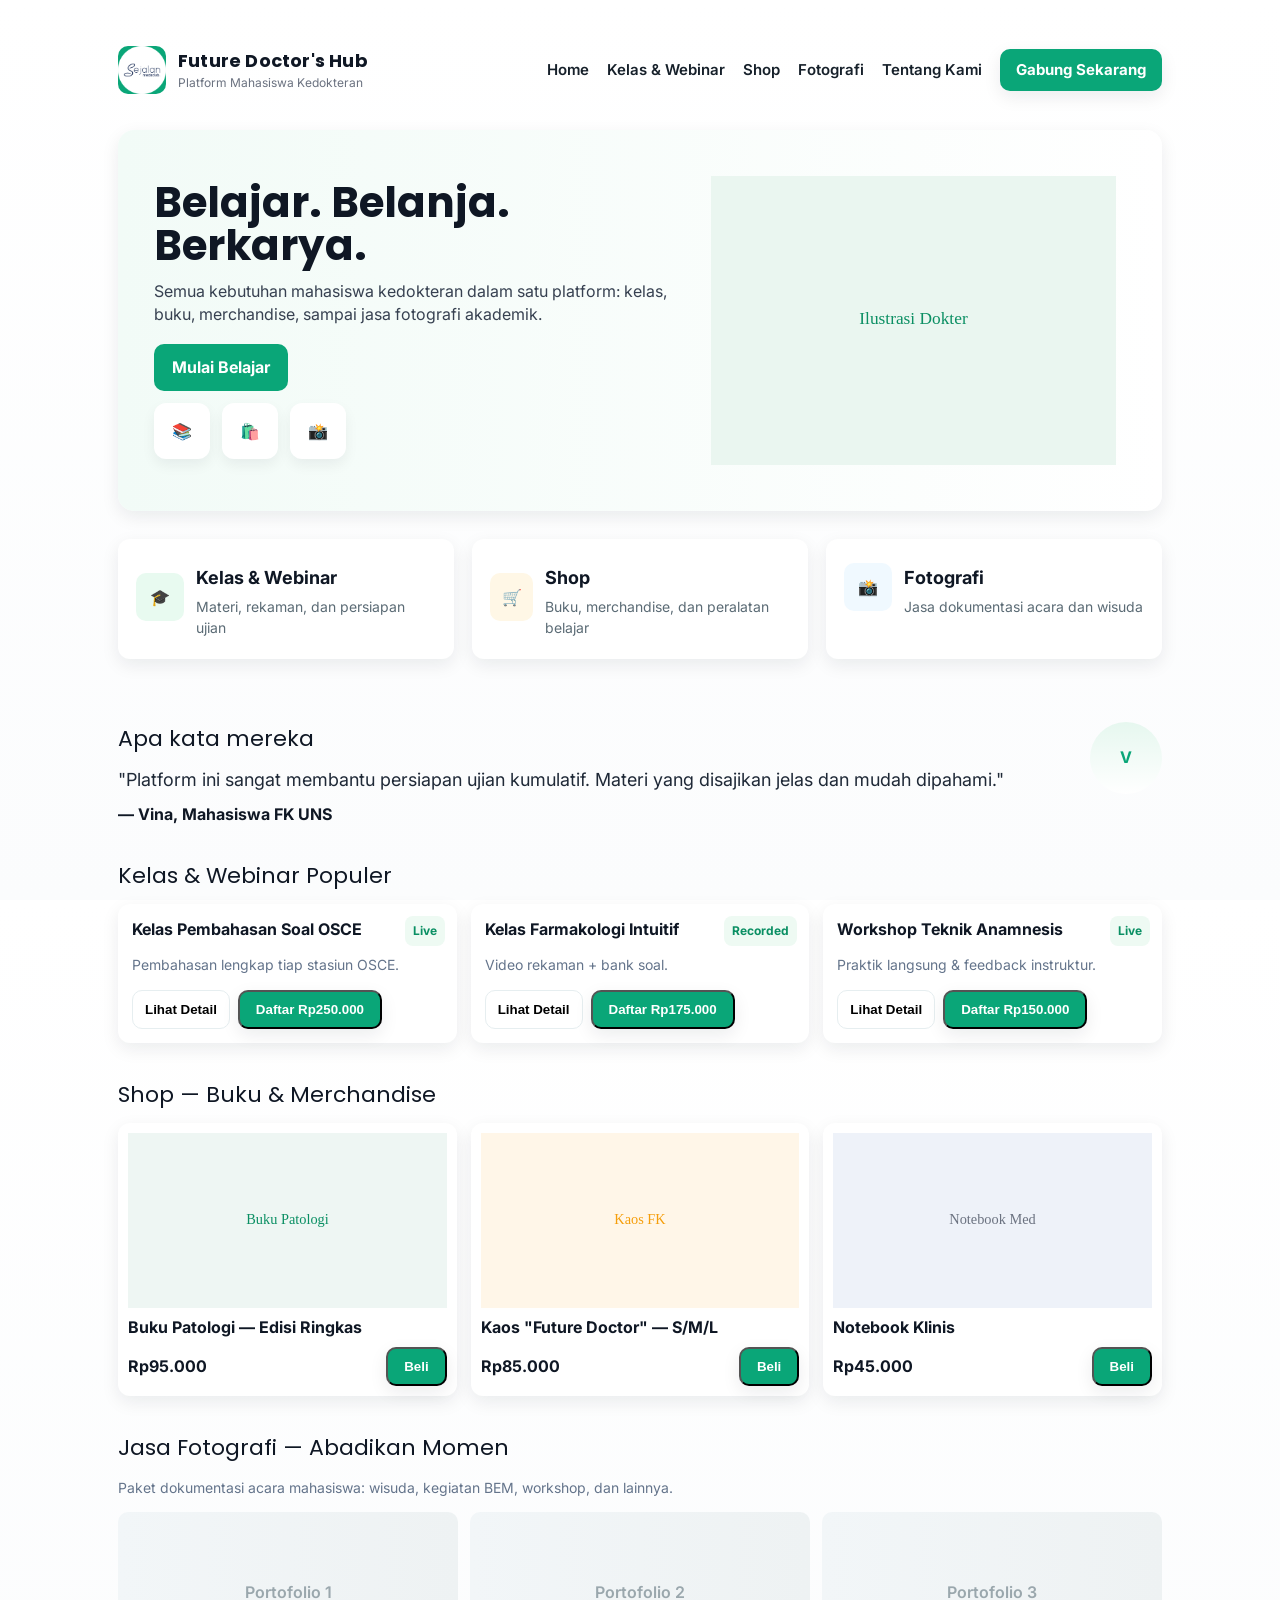
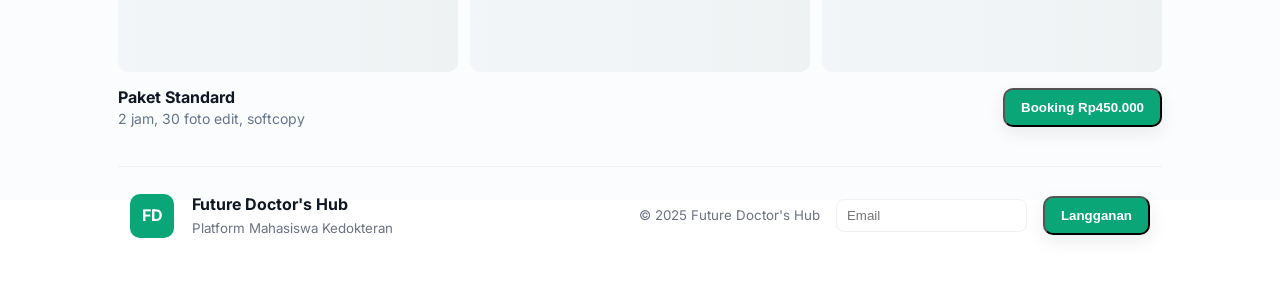
<file: homepage.html>
<!doctype html>
<html lang="id">
<head>
  <meta charset="utf-8" />
  <meta name="viewport" content="width=device-width,initial-scale=1" />
  <title>Future Doctor's Hub — Demo</title>

  <!-- Google Fonts -->
  <link href="https://fonts.googleapis.com/css2?family=Inter:wght@300;400;600;700;800&family=Poppins:wght@600;700&display=swap" rel="stylesheet">

  <style>
    :root{
      --green: #0aa678;
      --green-600: #0a8f63;
      --accent: #f59e0b; /* orange */
      --muted: #f6f7f8;
      --card: #ffffff;
      --text: #0f1724;
      --radius: 12px;
      --shadow: 0 6px 18px rgba(15,23,36,0.08);
      --glass: rgba(255,255,255,0.7);
    }

    /* Reset & base */
    *{box-sizing:border-box}
    html,body{height:100%}
    body{
      margin:0;
      font-family: "Inter", system-ui, -apple-system, "Segoe UI", Roboto, "Helvetica Neue", Arial;
      background: linear-gradient(180deg, #ffffff 0%, #fbfcfd 100%);
      color:var(--text);
      -webkit-font-smoothing:antialiased;
      -moz-osx-font-smoothing:grayscale;
      line-height:1.45;
    }

    a{color:inherit; text-decoration:none}
    img{max-width:100%; display:block}

    /* Layout */
    .container{max-width:1100px; margin:0 auto; padding:28px;}
    header{display:flex; align-items:center; justify-content:space-between; gap:20px; padding:18px 0;}
    .brand{display:flex; align-items:center; gap:12px;}
    .logo{
      width:48px; height:48px; border-radius:10px; background:var(--green);
      display:flex; align-items:center; justify-content:center; color:white; font-weight:700;
    }
    .brand h1{font-family:Poppins; font-size:18px; margin:0; letter-spacing:0.2px}
    nav{display:flex; gap:18px; align-items:center}
    nav a{color:#16202a; font-weight:600; font-size:15px}
    .cta{background:var(--green); color:white; padding:10px 16px; border-radius:10px; font-weight:700; box-shadow:var(--shadow)}
    .cta.secondary{background:transparent; color:var(--text); border:1px solid #eee; padding:8px 12px; font-weight:600}

    /* Hero */
    .hero{
      display:grid; grid-template-columns: 1.1fr 0.9fr; gap:28px; align-items:center; margin-top:18px; padding:36px;
      background: linear-gradient(90deg,#f2fbf7 0%, #ffffff 100%); border-radius:16px;
      box-shadow: var(--shadow);
    }
    .hero h2{font-family:Poppins; font-size:42px; margin:0 0 12px; line-height:1.02; color:var(--text)}
    .hero p{margin:0 0 18px; color:#374151}
    .hero .btn{display:inline-block; background:var(--green); color:white; padding:12px 18px; border-radius:10px; font-weight:700}
    .hero-illus{display:flex; align-items:center; justify-content:center; padding:10px}
    .pill-icons{display:flex; gap:12px; margin-top:12px}

    .pill{
      width:56px; height:56px; background:var(--card); border-radius:12px; display:flex; align-items:center; justify-content:center;
      box-shadow:0 6px 14px rgba(15,23,36,0.06); font-weight:700;
    }

    /* 3 pillars */
    .pillars{display:grid; grid-template-columns:repeat(3,1fr); gap:18px; margin-top:28px}
    .card{background:var(--card); border-radius:12px; padding:18px; box-shadow:var(--shadow); min-height:120px}
    .card h3{margin:8px 0 6px; font-size:18px}
    .card p{margin:0; color:#5b6b75; font-size:14px}

    /* testimonial */
    .testimonial{display:flex; gap:20px; margin-top:30px; align-items:center}
    .testimonial .text{flex:1}
    .avatar{width:72px; height:72px; border-radius:50%; background:linear-gradient(180deg,#e6f7ef,#fff); display:flex; align-items:center; justify-content:center; font-weight:700; color:var(--green)}

    /* Section title */
    .section-title{font-family:Poppins; font-size:22px; margin-top:34px; margin-bottom:12px; color:var(--text)}

    /* Course list */
    .courses{display:grid; grid-template-columns:repeat(3,1fr); gap:14px; margin-top:12px}
    .course-card{background:var(--card); border-radius:12px; padding:14px; box-shadow:var(--shadow); position:relative}
    .course-card h4{margin:0 0 8px}
    .badge{position:absolute; right:12px; top:12px; background:#eefaf3; color:var(--green-600); padding:6px 8px; border-radius:8px; font-weight:700; font-size:12px}

    /* Product grid */
    .products{display:grid; grid-template-columns:repeat(3,1fr); gap:14px; margin-top:12px}
    .product{background:var(--card); padding:10px; border-radius:12px; box-shadow:var(--shadow)}
    .product .meta{display:flex; justify-content:space-between; align-items:center; margin-top:8px}
    .price{font-weight:700; color:var(--text)}

    /* Fotografi */
    .portfolio{display:grid; grid-template-columns:repeat(3,1fr); gap:12px}
    .photo{height:160px; background:linear-gradient(90deg,#f2f6f8,#eef2f3); border-radius:10px; display:flex; align-items:center; justify-content:center; color:#9aa7ad; font-weight:600}

    /* Footer */
    footer{margin-top:36px; padding:26px 12px; border-top:1px solid #eef2f5; display:flex; justify-content:space-between; align-items:center; gap:12px}
    footer .left{display:flex; gap:18px; align-items:center}
    footer small{color:#6b7280}

    /* Modals & panels */
    .panel{position:fixed; right:18px; bottom:18px; width:340px; background:var(--card); border-radius:12px; box-shadow:0 10px 30px rgba(2,6,23,0.14); overflow:hidden; transform:translateY(0); transition:all .25s}
    .panel .head{padding:12px 14px; border-bottom:1px solid #f2f4f6; display:flex; justify-content:space-between; align-items:center}
    .panel .body{padding:12px; max-height:360px; overflow:auto}

    /* Detail Kelas (hero variant) */
    .detail-hero{display:grid; grid-template-columns:1fr 1fr; gap:20px; background:linear-gradient(90deg,#f6fbfa,#ffffff); padding:26px; border-radius:12px}
    .price-tag{font-size:28px; font-weight:800; color:var(--text)}
    .big-cta{display:inline-block; padding:12px 16px; background:var(--accent); color:#fff; border-radius:10px; font-weight:700; box-shadow:0 8px 20px rgba(245,158,11,0.12)}

    /* FAQ */
    .faq-item{background:transparent; border:1px solid #eef3f5; padding:12px; border-radius:10px; margin-bottom:10px}
    .faq-head{display:flex; justify-content:space-between; align-items:center; cursor:pointer}
    .faq-body{margin-top:8px; display:none; color:#374151}

    /* Responsive */
    @media (max-width:980px){
      .hero{grid-template-columns:1fr; text-align:center}
      .hero-illus{order:-1}
      .pillars{grid-template-columns:1fr}
      .courses, .products, .portfolio{grid-template-columns:repeat(2,1fr)}
      .detail-hero{grid-template-columns:1fr}
      .container{padding:18px}
    }
    @media (max-width:560px){
      .courses, .products, .portfolio{grid-template-columns:1fr}
      nav{display:none}
    }

    /* small util */
    .muted{color:#64748b; font-size:14px}
    .row{display:flex; gap:12px; align-items:center}
    .btn-ghost{background:transparent; border:1px solid #e6eef0; padding:8px 12px; border-radius:10px; font-weight:600}
  </style>
</head>
<body>

  <div class="container">
    <!-- HEADER -->
    <header>
      <div class="brand">
        <div class="logo"><img src="assets/logo.png" alt="Sejalan Medsclub"></div>
        <div>
          <h1>Future Doctor's Hub</h1>
          <div style="font-size:12px;color:#6b7280">Platform Mahasiswa Kedokteran</div>
        </div>
      </div>

      <nav>
        <a href="#home">Home</a>
        <a href="#courses">Kelas & Webinar</a>
        <a href="#shop">Shop</a>
        <a href="#photo">Fotografi</a>
        <a href="#about">Tentang Kami</a>
        <a class="cta" id="joinBtn">Gabung Sekarang</a>
      </nav>
    </header>

    <!-- HERO -->
    <section id="home" class="hero" role="region" aria-label="Hero">
      <div>
        <h2>Belajar. Belanja. Berkarya.</h2>
        <p>Semua kebutuhan mahasiswa kedokteran dalam satu platform: kelas, buku, merchandise, sampai jasa fotografi akademik.</p>
        <a href="#courses" class="btn">Mulai Belajar</a>

        <div class="pill-icons">
          <div class="pill" title="Kelas">📚</div>
          <div class="pill" title="Shop">🛍️</div>
          <div class="pill" title="Fotografi">📸</div>
        </div>
      </div>

      <div class="hero-illus" aria-hidden="true">
        <!-- simple illustration placeholder -->
        <img src="data:image/svg+xml;utf8,<svg xmlns='http://www.w3.org/2000/svg' width='420' height='300'><rect fill='%23eaf6f0' x='0' y='0' width='100%' height='100%'/><text x='50%' y='50%' font-size='18' dominant-baseline='middle' text-anchor='middle' fill='%230b8f63'>Ilustrasi Dokter</text></svg>" alt="">
      </div>
    </section>

    <!-- 3 PILARS -->
    <div class="pillars" aria-label="Pilar utama">
      <article class="card" id="coursesCard">
        <div style="display:flex;gap:12px;align-items:center">
          <div style="width:48px;height:48px;border-radius:10px;background:#e8faf0; display:flex;align-items:center;justify-content:center">🎓</div>
          <div>
            <h3>Kelas & Webinar</h3>
            <p class="muted">Materi, rekaman, dan persiapan ujian</p>
          </div>
        </div>
      </article>

      <article class="card" id="shopCard">
        <div style="display:flex;gap:12px;align-items:center">
          <div style="width:48px;height:48px;border-radius:10px;background:#fff7e6; display:flex;align-items:center;justify-content:center">🛒</div>
          <div>
            <h3>Shop</h3>
            <p class="muted">Buku, merchandise, dan peralatan belajar</p>
          </div>
        </div>
      </article>

      <article class="card" id="photoCard">
        <div style="display:flex;gap:12px;align-items:center">
          <div style="width:48px;height:48px;border-radius:10px;background:#f0f9ff; display:flex;align-items:center;justify-content:center">📸</div>
          <div>
            <h3>Fotografi</h3>
            <p class="muted">Jasa dokumentasi acara dan wisuda</p>
          </div>
        </div>
      </article>
    </div>

    <!-- TESTIMONIAL -->
    <div class="testimonial">
      <div class="text">
        <div class="section-title">Apa kata mereka</div>
        <blockquote style="margin:0; font-size:18px; color:#1f2937">"Platform ini sangat membantu persiapan ujian kumulatif. Materi yang disajikan jelas dan mudah dipahami."</blockquote>
        <div style="margin-top:10px; font-weight:700">— Vina, Mahasiswa FK UNS</div>
      </div>
      <div class="avatar" aria-hidden="true">V</div>
    </div>

    <!-- COURSES SECTION -->
    <div id="courses" style="margin-top:26px;">
      <div class="section-title">Kelas & Webinar Populer</div>

      <div class="courses">
        <div class="course-card" tabindex="0">
          <div class="badge">Live</div>
          <h4>Kelas Pembahasan Soal OSCE</h4>
          <p class="muted">Pembahasan lengkap tiap stasiun OSCE.</p>
          <div style="margin-top:10px; display:flex; gap:8px;">
            <button class="btn-ghost" onclick="openDetail('osce')">Lihat Detail</button>
            <button class="cta" onclick="addToCart({type:'course', id:'osce', title:'Kelas OSCE', price:250000})">Daftar Rp250.000</button>
          </div>
        </div>

        <div class="course-card" tabindex="0">
          <div class="badge">Recorded</div>
          <h4>Kelas Farmakologi Intuitif</h4>
          <p class="muted">Video rekaman + bank soal.</p>
          <div style="margin-top:10px; display:flex; gap:8px;">
            <button class="btn-ghost" onclick="openDetail('farmako')">Lihat Detail</button>
            <button class="cta" onclick="addToCart({type:'course', id:'farmako', title:'Kelas Farmakologi', price:175000})">Daftar Rp175.000</button>
          </div>
        </div>

        <div class="course-card" tabindex="0">
          <div class="badge">Live</div>
          <h4>Workshop Teknik Anamnesis</h4>
          <p class="muted">Praktik langsung & feedback instruktur.</p>
          <div style="margin-top:10px; display:flex; gap:8px;">
            <button class="btn-ghost" onclick="openDetail('anamnesis')">Lihat Detail</button>
            <button class="cta" onclick="addToCart({type:'course', id:'anamnesis', title:'Workshop Anamnesis', price:150000})">Daftar Rp150.000</button>
          </div>
        </div>
      </div>
    </div>

    <!-- SHOP -->
    <div id="shop" style="margin-top:36px;">
      <div class="section-title">Shop — Buku & Merchandise</div>
      <div class="products">
        <div class="product">
          <img alt="Buku" src="data:image/svg+xml;utf8,<svg xmlns='http://www.w3.org/2000/svg' width='400' height='220'><rect fill='%23eef6f3' width='100%' height='100%'/><text x='50%' y='50%' fill='%230a8f63' font-size='18' text-anchor='middle' dominant-baseline='middle'>Buku Patologi</text></svg>">
          <div style="margin-top:8px;">
            <div style="font-weight:700">Buku Patologi — Edisi Ringkas</div>
            <div class="meta">
              <div class="price">Rp95.000</div>
              <button class="cta" onclick="addToCart({type:'product', id:'bk1', title:'Buku Patologi', price:95000})">Beli</button>
            </div>
          </div>
        </div>

        <div class="product">
          <img alt="Kaos" src="data:image/svg+xml;utf8,<svg xmlns='http://www.w3.org/2000/svg' width='400' height='220'><rect fill='%23fff6e8' width='100%' height='100%'/><text x='50%' y='50%' fill='%23f59e0b' font-size='18' text-anchor='middle' dominant-baseline='middle'>Kaos FK</text></svg>">
          <div style="margin-top:8px;">
            <div style="font-weight:700">Kaos "Future Doctor" — S/M/L</div>
            <div class="meta">
              <div class="price">Rp85.000</div>
              <button class="cta" onclick="addToCart({type:'product', id:'ms1', title:'Kaos Future Doctor', price:85000})">Beli</button>
            </div>
          </div>
        </div>

        <div class="product">
          <img alt="Notebook" src="data:image/svg+xml;utf8,<svg xmlns='http://www.w3.org/2000/svg' width='400' height='220'><rect fill='%23eef2f9' width='100%' height='100%'/><text x='50%' y='50%' fill='%236b7280' font-size='18' text-anchor='middle' dominant-baseline='middle'>Notebook Med</text></svg>">
          <div style="margin-top:8px;">
            <div style="font-weight:700">Notebook Klinis</div>
            <div class="meta">
              <div class="price">Rp45.000</div>
              <button class="cta" onclick="addToCart({type:'product', id:'nb1', title:'Notebook Klinis', price:45000})">Beli</button>
            </div>
          </div>
        </div>
      </div>
    </div>

    <!-- FOTOGRAFI -->
    <div id="photo" style="margin-top:36px;">
      <div class="section-title">Jasa Fotografi — Abadikan Momen</div>
      <p class="muted">Paket dokumentasi acara mahasiswa: wisuda, kegiatan BEM, workshop, dan lainnya.</p>

      <div class="portfolio" style="margin-top:12px">
        <div class="photo">Portofolio 1</div>
        <div class="photo">Portofolio 2</div>
        <div class="photo">Portofolio 3</div>
      </div>

      <div style="margin-top:14px; display:flex; gap:12px; align-items:center;">
        <div style="flex:1;">
          <div style="font-weight:700">Paket Standard</div>
          <div class="muted">2 jam, 30 foto edit, softcopy</div>
        </div>
        <div><button class="cta" onclick="openBooking('standard')">Booking Rp450.000</button></div>
      </div>
    </div>

    <!-- Footer -->
    <footer>
      <div class="left">
        <div class="logo" style="width:44px;height:44px">FD</div>
        <div>
          <div style="font-weight:700">Future Doctor's Hub</div>
          <small>Platform Mahasiswa Kedokteran</small>
        </div>
      </div>

      <div style="display:flex;gap:16px;align-items:center">
        <small>© 2025 Future Doctor's Hub</small>
        <input type="email" id="subscribeEmail" placeholder="Email" style="padding:8px 10px;border-radius:8px;border:1px solid #eef3f5">
        <button class="cta" onclick="subscribe()">Langganan</button>
      </div>
    </footer>
  </div>

  <!-- CART / PANEL -->
  <div id="cartPanel" class="panel" style="display:none" aria-hidden="true">
    <div class="head">
      <strong>Keranjang</strong>
      <button onclick="toggleCart(false)" class="btn-ghost">Tutup</button>
    </div>
    <div class="body" id="cartBody">
      <div id="cartEmpty" style="padding:12px; color:#64748b">Keranjang kosong</div>
      <div id="cartItems"></div>
    </div>
    <div style="padding:12px; border-top:1px solid #f2f4f6; display:flex; justify-content:space-between; align-items:center">
      <div><strong>Total:</strong> <span id="cartTotal">Rp0</span></div>
      <div><button class="cta" onclick="checkout()">Checkout</button></div>
    </div>
  </div>

  <!-- COURSE DETAIL MODAL (simple overlay) -->
  <div id="detailModal" style="position:fixed;left:0;top:0;width:100%;height:100%;display:none;align-items:center;justify-content:center;background:rgba(2,6,23,0.45)">
    <div style="background:white; width:880px; max-width:94%; border-radius:12px; padding:18px; box-shadow:0 20px 60px rgba(2,6,23,0.4)">
      <div style="display:flex;justify-content:space-between;align-items:center">
          <h3 id="detailTitle" style="margin:0">Judul Kelas</h3>
          <button onclick="closeDetail()" class="btn-ghost">Tutup</button>
      </div>
      <div id="detailContent" style="margin-top:12px; display:grid; grid-template-columns:1fr 360px; gap:18px">
        <div>
          <p id="detailDesc" class="muted">Deskripsi kelas akan muncul di sini.</p>
          <h4 style="margin-top:12px">Materi</h4>
          <ul id="detailList">
            <li>Materi 1</li>
            <li>Materi 2</li>
          </ul>
          <h4 style="margin-top:12px">FAQ</h4>
          <div class="faq-item"><div class="faq-head">Apa yang akan saya dapatkan? <span>▾</span></div><div class="faq-body">Rekaman, modul, dan sertifikat.</div></div>
        </div>
        <aside style="background:#fbfffb;padding:12px;border-radius:10px">
          <div class="price-tag" id="detailPrice">Rp0</div>
          <div style="margin-top:8px"><button class="big-cta" id="detailBuyBtn">Daftar Sekarang</button></div>
        </aside>
      </div>
    </div>
  </div>

  <!-- BOOKING MODAL -->
  <div id="bookingModal" style="position:fixed;left:0;top:0;width:100%;height:100%;display:none;align-items:center;justify-content:center;background:rgba(2,6,23,0.45)">
    <div style="background:white; width:520px; max-width:94%; border-radius:12px; padding:18px; box-shadow:0 20px 60px rgba(2,6,23,0.4)">
      <div style="display:flex;justify-content:space-between;align-items:center">
        <h3>Booking Fotografi</h3>
        <button onclick="closeBooking()" class="btn-ghost">Tutup</button>
      </div>
      <form id="bookingForm" style="margin-top:12px">
        <label>Nama Pemesan <input required name="name" style="width:100%; padding:10px; margin-top:6px; border-radius:8px; border:1px solid #eef3f5"></label>
        <label style="margin-top:10px">Universitas <input name="univ" required style="width:100%; padding:10px; margin-top:6px; border-radius:8px; border:1px solid #eef3f5"></label>
        <label style="margin-top:10px">Tanggal Event <input name="date" type="date" required style="width:100%; padding:10px; margin-top:6px; border-radius:8px; border:1px solid #eef3f5"></label>
        <div style="display:flex; gap:10px; margin-top:12px; justify-content:flex-end;">
          <button type="button" class="btn-ghost" onclick="closeBooking()">Batal</button>
          <button type="submit" class="cta">Submit Booking</button>
        </div>
      </form>
    </div>
  </div>

<script>
  /***************
   * Simple state
   ***************/
  let cart = [];

  function currency(n){
    return 'Rp' + n.toString().replace(/\B(?=(\d{3})+(?!\d))/g, ".");
  }

  function addToCart(item){
    // item: {type, id, title, price}
    cart.push(item);
    renderCart();
    toggleCart(true);
  }

  function renderCart(){
    const panel = document.getElementById('cartPanel');
    const itemsEl = document.getElementById('cartItems');
    const empty = document.getElementById('cartEmpty');
    const totalEl = document.getElementById('cartTotal');

    if(cart.length === 0){
      itemsEl.innerHTML = '';
      empty.style.display = 'block';
    } else {
      empty.style.display = 'none';
      itemsEl.innerHTML = '';
      cart.forEach((it, idx) => {
        const el = document.createElement('div');
        el.style.padding = '8px 0';
        el.style.borderBottom = '1px dashed #eef3f5';
        el.innerHTML = `<div style="display:flex;justify-content:space-between;gap:8px">
          <div><strong style="font-size:14px">${it.title}</strong><div class="muted" style="font-size:13px">${it.type}</div></div>
          <div style="text-align:right"><div style="font-weight:700">${currency(it.price)}</div><button class="btn-ghost" onclick="removeCart(${idx})" style="margin-top:6px">Hapus</button></div>
        </div>`;
        itemsEl.appendChild(el);
      });
    }

    const total = cart.reduce((s,i)=>s+i.price,0);
    totalEl.textContent = currency(total);
    panel.style.display = cart.length ? 'block' : 'none';
    panel.setAttribute('aria-hidden', cart.length ? 'false' : 'true');
  }

  function removeCart(idx){
    cart.splice(idx,1);
    renderCart();
  }

  function toggleCart(open){
    const panel = document.getElementById('cartPanel');
    if(open === undefined) open = panel.style.display === 'none';
    panel.style.display = open ? 'block' : 'none';
    panel.setAttribute('aria-hidden', open ? 'false' : 'true');
  }

  function checkout(){
    if(cart.length === 0){ alert('Keranjang kosong'); return; }
    // simple mock checkout
    const total = cart.reduce((s,i)=>s+i.price,0);
    alert('Checkout berhasil. Total: ' + currency(total) + '. (Demo - tidak ada pembayaran nyata)');
    cart = [];
    renderCart();
    toggleCart(false);
  }

  /***********************
   * Detail modal handling
   ***********************/
  const COURSE_DATA = {
    osce: {
      title: 'Kelas Pembahasan Soal OSCE',
      price: 250000,
      desc: 'Kelas intensif membahas teknik menjawab dan praktik OSCE. Cocok untuk persiapan ujian klinis.',
      list: ['Strategi tiap stasiun OSCE', 'Checklist komunikasi dengan pasien', 'Simulasi & feedback langsung']
    },
    farmako:{
      title: 'Kelas Farmakologi Intuitif',
      price: 175000,
      desc: 'Video rekaman dan bank soal farmakologi untuk preklinik.',
      list: ['Farmakologi dasar','Kelas soal + pembahasan','Bank soal prediksi']
    },
    anamnesis:{
      title: 'Workshop Teknik Anamnesis',
      price: 150000,
      desc: 'Praktik langsung dengan role-play untuk memperkuat anamnesis klinis.',
      list: ['Teknik tanya jawab','Simulasi pasien','Feedback instruktur']
    }
  };

  function openDetail(id){
    const data = COURSE_DATA[id];
    if(!data) return;
    document.getElementById('detailTitle').textContent = data.title;
    document.getElementById('detailDesc').textContent = data.desc;
    const listEl = document.getElementById('detailList');
    listEl.innerHTML = '';
    data.list.forEach(li => { const l = document.createElement('li'); l.textContent = li; listEl.appendChild(l); });
    document.getElementById('detailPrice').textContent = currency(data.price);
    const buyBtn = document.getElementById('detailBuyBtn');
    buyBtn.onclick = function(){ addToCart({type:'course', id:id, title:data.title, price:data.price}); closeDetail(); };
    document.getElementById('detailModal').style.display = 'flex';
  }
  function closeDetail(){ document.getElementById('detailModal').style.display = 'none'; }

  /****************
   * Booking modal
   ****************/
  function openBooking(pkg){
    document.getElementById('bookingModal').style.display = 'flex';
    const f = document.getElementById('bookingForm');
    f.reset();
    f.onsubmit = function(ev){
      ev.preventDefault();
      const fd = new FormData(f);
      const name = fd.get('name');
      const univ = fd.get('univ');
      const date = fd.get('date');
      alert('Booking diterima. ' + name + ' — ' + univ + ' pada ' + date + '. Kami akan hubungi via email/WA. (Demo)');
      closeBooking();
    }
  }
  function closeBooking(){ document.getElementById('bookingModal').style.display = 'none'; }

  /***************
   * FAQ accordion
   ***************/
  document.addEventListener('click', function(e){
    if(e.target.closest('.faq-head')){
      const head = e.target.closest('.faq-head');
      const body = head.nextElementSibling;
      body.style.display = (body.style.display === 'block') ? 'none' : 'block';
    }
    // open detail from course card via keyboard
    if(e.target.matches('.course-card button') === false) return;
  });

  /***************
   * Small utils
   ***************/
  function subscribe(){
    const em = document.getElementById('subscribeEmail').value;
    if(!em || !em.includes('@')){ alert('Masukkan email yang valid'); return; }
    alert('Terima kasih! (' + em + ') (Demo)');
    document.getElementById('subscribeEmail').value = '';
  }

  function openDetailFromHash(){
    if(location.hash && location.hash.startsWith('#detail=')){
      const id = location.hash.replace('#detail=','');
      openDetail(id);
    }
  }

  // open cart on initial if items exist
  renderCart();
  openDetailFromHash();

  // join button scroll
  document.getElementById('joinBtn').addEventListener('click', function(){ window.location.href='#courses' });

  // small keyboard UX: open cart on "c"
  document.addEventListener('keydown', e => {
    if(e.key === 'c'){ toggleCart(); }
  });

</script>
</body>
</html>
</file>
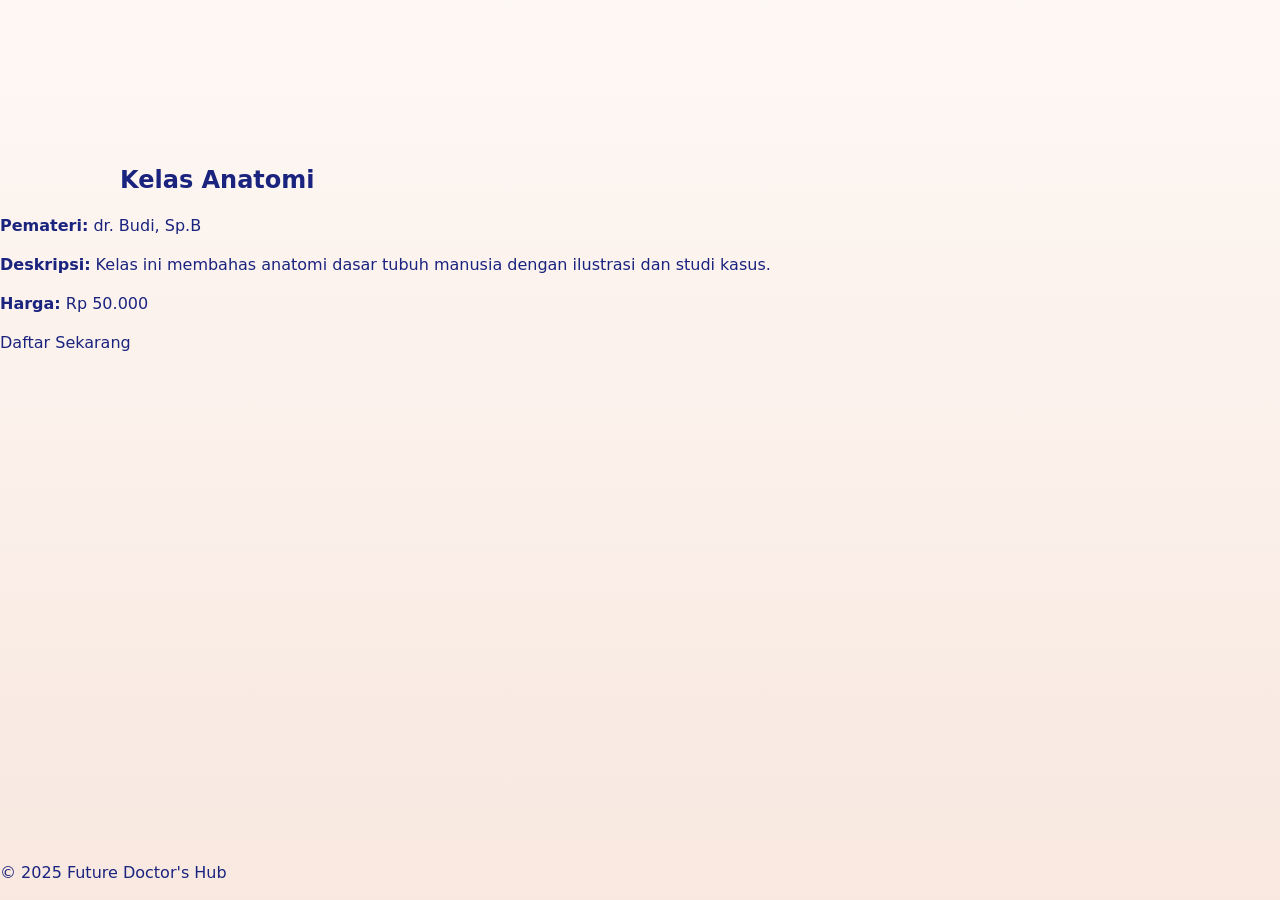
<file: kelas-detail.html>
<!DOCTYPE html>
<html lang="id">
<head>
  <meta charset="UTF-8">
  <meta name="viewport" content="width=device-width, initial-scale=1.0">
  <title>Detail Kelas - Future Doctor's Hub</title>
  <link rel="stylesheet" href="css/style.css">
</head>
<body>
  <header>
    <nav>
      <div class="logo">Future Doctor's Hub</div>
      <ul>
        <li><a href="index.html">Beranda</a></li>
        <li><a href="kelas.html" class="active">Kelas</a></li>
        <li><a href="shop.html">Shop</a></li>
        <li><a href="fotografi.html">Fotografi</a></li>
      </ul>
    </nav>
  </header>

  <main>
    <section class="page-header">
      <h1>Kelas Anatomi</h1>
    </section>

    <section class="content">
      <p><strong>Pemateri:</strong> dr. Budi, Sp.B</p>
      <p><strong>Deskripsi:</strong> Kelas ini membahas anatomi dasar tubuh manusia dengan ilustrasi dan studi kasus.</p>
      <p><strong>Harga:</strong> Rp 50.000</p>
      <a href="#" class="btn">Daftar Sekarang</a>
    </section>
  </main>

  <footer>
    <p>&copy; 2025 Future Doctor's Hub</p>
  </footer>
</body>
</html>
</file>
<file: css/style.css>
/* ==== Anti-flicker Header ==== */
header {
  opacity: 0;
  transition: opacity 0.1s ease;
}

header.ready {
  visibility: visible;
  opacity: 1;
}

/* ==== Dropdown & User Menu ==== */
.user-menu {
  position: relative;
  display: inline-block;
}

.user-menu button {
  background: none;
  border: none;
  color: var(--primary);
  cursor: pointer;
  font-weight: 500;
}

.dropdown {
  position: absolute;
  right: 0;
  top: 100%;
  margin-top: 8px;
  background: white;
  border: 1px solid rgba(26,35,126,0.1);
  border-radius: 10px;
  box-shadow: 0 4px 20px rgba(26,35,126,0.15);
  padding: 8px 0;
  min-width: 160px;
  z-index: 9999;
}

/* Ensure dropdown looks same on all screen sizes */
.dropdown a,
.dropdown button {
  font-size: 12px !important;
  padding: 10px 16px !important;
}

.dropdown a,
.dropdown button {
  display: block;
  padding: 10px 16px;
  text-align: left;
  width: 100%;
  color: var(--primary);
  background: none;
  border: none;
  cursor: pointer;
  transition: background 0.2s;
}

.dropdown a:hover,
.dropdown button:hover {
  background: rgba(26,35,126,0.06);
}

.dropdown .logout-btn {
  color: #e91e63;
}

.dropdown .logout-btn:hover {
  background: rgba(233,30,99,0.08);
}

.hidden {
  display: none !important;
}

:root{
    /* Sejalan Medsclub Color Palette */
    --primary: #1a237e;        /* Deep navy blue */
    --primary-light: #3949ab;  /* Lighter navy */
    --primary-dark: #0d1654;   /* Darker navy */
    --accent: #e91e63;         /* Pink accent */
    --accent-light: #f48fb1;   /* Light pink */
    --coral: #ff7043;          /* Coral/orange */
    --cream: #fef8f4;          /* Warm cream background */
    --cream-dark: #f5ebe4;     /* Darker cream */
    --green: #1a237e;          /* Override green with navy (for compatibility) */
    --muted: #f8f4f0;          /* Warm muted */
    --card: #ffffff;
    --text: #1a237e;           /* Navy text */
    --text-muted: #5c6bc0;     /* Lighter navy text */
    --radius: 12px;
    --shadow: 0 6px 18px rgba(26,35,126,0.12);
    
    /* Gradients */
    --gradient-main: linear-gradient(135deg, #1a237e 0%, #3949ab 50%, #e8a5b8 100%);
    --gradient-soft: linear-gradient(180deg, #fef8f4 0%, #f8e8e0 100%);
    --gradient-hero: linear-gradient(135deg, #1a237e 0%, #5c6bc0 40%, #f8bbd9 80%, #ffccbc 100%);
  }
  
  /* Reset & base */
  *{box-sizing:border-box}
  body{
    margin:0;
    font-family:"Inter", system-ui, Arial;
    background: var(--gradient-soft);
    color:var(--text);
    line-height:1.45;
  }
  a{text-decoration:none; color:inherit}
  img{max-width:100%; display:block}
  
  .container{max-width:1100px; margin:0 auto; padding:28px;}
  
  /* Header */
  header {
    width: 100%;
    display: flex;
    justify-content: space-between;
    align-items: center;
    gap: 20px;
    padding: 18px 32px;
    background: rgba(255, 255, 255, 0.95);
    backdrop-filter: blur(8px);
    box-shadow: 0 2px 12px rgba(26,35,126,0.08);
    box-sizing: border-box;
  }  
  
  
  .brand {
    display: flex;
    align-items: center;
    gap: 12px;
  }
  
  .logo {
    height: 48px;
    width: auto;
    display: flex;
    align-items: center;
    justify-content: center;
    flex-shrink: 0;
  }
  
  .logo img {
    height: 100%;
    width: auto;
    object-fit: contain;
  }
  
  .brand h1 {
    font-family: Poppins, sans-serif;
    font-size: 18px;
    margin: 0;
    color: var(--primary);
  }
  
  nav {
    display: flex;
    gap: 18px;
    align-items: center;
  }
  
  nav a {
    font-weight: 600;
    font-size: 15px;
    color: var(--primary);
    text-decoration: none;
    transition: color 0.2s;
  }
  
  nav a:hover {
    color: var(--accent);
  }

  nav a.active {
    color: var(--accent);
    position: relative;
  }
  
  nav a.active::after {
    content: "";
    position: absolute;
    bottom: -4px;
    left: 0;
    width: 100%;
    height: 2px;
    background: var(--accent);
    border-radius: 2px;
  }

  nav .cart {
    font-size: 28px;
    padding: 6px;
    color: var(--primary);
  }

  /* ===== MOBILE HEADER RESPONSIVE ===== */
  @media (max-width: 768px) {
    header {
      flex-wrap: nowrap;
      padding: 12px 16px;
      gap: 10px;
      overflow: visible;
    }
    
    .brand {
      flex: 0 0 auto;
      min-width: 0;
      position: sticky;
      left: 0;
      z-index: 10;
      background: rgba(255,255,255,0.95);
    }
    
    .brand h1 {
      font-size: 14px;
      display: none; /* Hide brand text on tablet */
    }
    
    .brand > div:last-child {
      display: none;
    }
    
    .logo {
      height: 40px;
      width: auto;
    }
    
    nav {
      display: flex;
      gap: 8px;
      flex-wrap: nowrap;
      flex: 1;
      overflow-x: auto;
      overflow-y: visible;
      -webkit-overflow-scrolling: touch;
      scrollbar-width: none; /* Firefox */
      -ms-overflow-style: none; /* IE */
      padding: 4px 0;
      /* Push nav to the right when there's room */
      margin-left: auto;
    }
    
    nav::-webkit-scrollbar {
      display: none; /* Chrome, Safari */
    }
    
    nav a {
      font-size: 12px;
      white-space: nowrap;
      flex-shrink: 0;
    }
    
    /* Push first nav item to right when there's extra space */
    nav a:first-child {
      margin-left: auto;
    }
    
    .user-menu {
      flex-shrink: 0;
      position: relative;
    }
    
    .user-menu button {
      font-size: 12px;
      padding: 6px 10px;
      white-space: nowrap;
    }
    
    .dropdown {
      position: fixed !important;
      right: 10px !important;
      top: 60px !important;
      left: auto !important;
      min-width: 180px !important;
      padding: 8px 0 !important;
    }
    
    .cta {
      font-size: 16px !important;
      padding: 8px 12px !important;
      flex-shrink: 0;
    }
  }

  @media (max-width: 480px) {
    header {
      padding: 8px 10px;
      gap: 8px;
    }
    
    .brand h1 {
      display: none; /* Hide brand text on mobile */
    }
    
    .logo {
      height: 36px;
      width: auto;
    }
    
    nav {
      gap: 6px;
    }
    
    nav a {
      font-size: 11px;
      padding: 4px 8px;
    }
    
    .user-menu button {
      font-size: 11px;
      padding: 4px 8px;
    }
    
    .dropdown {
      top: 52px !important;
      min-width: 180px !important;
    }
    
    .cta {
      font-size: 11px !important;
      padding: 6px 10px !important;
    }
  }
  
  /* Extra small phones (iPhone SE, etc) */
  @media (max-width: 390px) {
    header {
      padding: 6px 8px;
      gap: 6px;
    }
    
    .logo {
      height: 32px;
      width: auto;
    }
    
    nav {
      gap: 4px;
    }
    
    nav a {
      font-size: 10px;
      padding: 3px 6px;
    }
    
    .user-menu button {
      font-size: 10px;
      padding: 3px 6px;
    }
    
    .dropdown {
      top: 46px !important;
      min-width: 180px !important;
    }
    
    .cta {
      font-size: 10px !important;
      padding: 4px 8px !important;
    }
  }
  
  .cta {
    background: var(--gradient-main);
    color: white;
    padding: 10px 18px;
    border-radius: 10px;
    font-weight: 700;
    box-shadow: 0 4px 15px rgba(26,35,126,0.3);
    transition: transform 0.2s, box-shadow 0.2s;
  }
  
  .cta:hover {
    transform: translateY(-2px);
    box-shadow: 0 6px 20px rgba(26,35,126,0.4);
  }
  
  
  /* Hero */
  .hero{display:grid; grid-template-columns:1.1fr 0.9fr; gap:28px; align-items:center; margin-top:18px; padding:36px; background:linear-gradient(135deg, var(--cream) 0%, #fff5f0 50%, #f0e8ff 100%); border-radius:16px; box-shadow:0 8px 30px rgba(26,35,126,0.1);}
  .hero h2{font-family:Poppins; font-size:42px; margin:0 0 12px; color:var(--primary);}
  .hero p{margin:0 0 18px; color:var(--text-muted);}
  .hero .btn{display:inline-block; background:var(--gradient-main); color:white; padding:12px 18px; border-radius:10px; font-weight:700; box-shadow: 0 4px 15px rgba(26,35,126,0.3);}
  .hero .btn:hover{transform: translateY(-2px); box-shadow: 0 6px 20px rgba(26,35,126,0.4);}
  .hero-illus{display:flex; align-items:center; justify-content:center; padding:10px;}
  
  .pill-icons{display:flex; gap:12px; margin-top:12px;}
  .pill{width:56px; height:56px; background:var(--card); border-radius:12px; display:flex; align-items:center; justify-content:center; box-shadow:0 6px 14px rgba(26,35,126,0.08); font-weight:700; color:var(--primary);}
  
  /* 3 pillars */
  .pillars {
    margin-top: 40px;
  }
  
  .section-title {
    text-align: left;
    margin-bottom: 24px;
  }
  
  .section-title h2 {
    color: var(--primary);
    font-size: 28px;
    font-weight: 700;
    margin: 0;
  }
  
  .pillars .section-title {
    text-align: left;
    margin-bottom: 24px;
  }
  
  .pillars-list {
    display: grid;
    grid-template-columns: repeat(auto-fit, minmax(240px, 1fr));
    gap: 18px;
  }
  
  .card-link {
    text-decoration: none;
  }

  /* CARD STYLE */
  .card {
    background: rgba(255,255,255,0.95);
    border-radius: 12px;
    padding: 18px;
    box-shadow: 0 4px 15px rgba(26,35,126,0.1);
    transition: transform 0.2s, box-shadow 0.2s;
    border: 1px solid rgba(26,35,126,0.08);
  }
  
  .card:hover {
    transform: translateY(-3px);
    box-shadow: 0 8px 25px rgba(26,35,126,0.15);
  }
  
  .card h3 {
    margin: 0 0 4px;
    font-size: 18px;
    color: var(--primary);
  }
  
  .card p,
  .card .muted {
    margin: 0;
    color: var(--text-muted);
    font-size: 14px;
  }
  
  .muted {
    color: var(--text-muted);
  }
  
  /* Testimonial */
  .testimonial {
    margin-top: 40px;
  }
  
  .testimonial-list {
    display: grid;
    grid-template-columns: 1fr 1fr;
    gap: 18px;
    margin-top: 16px;
  }
  
  .testimonial .card {
    background: rgba(255,255,255,0.95);
    border-radius: var(--radius);
    padding: 18px;
    box-shadow: 0 4px 15px rgba(26,35,126,0.1);
    border: 1px solid rgba(26,35,126,0.08);
  }
  
  .testimonial .card p {
    margin: 0 0 6px;
    color: var(--text-muted);
    font-size: 15px;
    font-style: italic;
  }
  
  .testimonial .card h3 {
    margin: 0;
    font-size: 14px;
    font-weight: 700;
    color: var(--primary);
  }
  
  /* ===== HOME PAGE SECTIONS (Ongoing Kelas & Top Products) ===== */
  .home-section {
    margin-top: 48px;
  }
  
  .home-section .section-title {
    display: flex;
    justify-content: space-between;
    align-items: center;
    margin-bottom: 20px;
  }
  
  .home-section .section-title h2 {
    margin: 0;
  }
  
  .see-all-link {
    color: var(--accent);
    font-weight: 600;
    font-size: 14px;
    text-decoration: none;
    transition: color 0.2s;
  }
  
  .see-all-link:hover {
    color: var(--primary);
    text-decoration: underline;
  }
  
  .home-cards-grid {
    display: grid;
    grid-template-columns: repeat(4, 1fr);
    gap: 20px;
  }
  
  .home-card {
    background: rgba(255,255,255,0.95);
    border-radius: 12px;
    overflow: hidden;
    box-shadow: 0 4px 15px rgba(26,35,126,0.1);
    border: 1px solid rgba(26,35,126,0.08);
    cursor: pointer;
    transition: transform 0.2s, box-shadow 0.2s;
  }
  
  .home-card:hover {
    transform: translateY(-4px);
    box-shadow: 0 8px 25px rgba(26,35,126,0.18);
  }
  
  .home-card-image {
    position: relative;
    width: 100%;
    height: 140px;
    overflow: hidden;
    background: var(--cream-dark);
  }
  
  .home-card-image img {
    width: 100%;
    height: 100%;
    object-fit: cover;
    transition: transform 0.3s;
  }
  
  .home-card:hover .home-card-image img {
    transform: scale(1.05);
  }
  
  .card-badge {
    position: absolute;
    top: 8px;
    right: 8px;
    background: linear-gradient(135deg, var(--primary) 0%, var(--primary-light) 100%);
    color: white;
    font-size: 11px;
    font-weight: 600;
    padding: 4px 10px;
    border-radius: 6px;
    text-transform: capitalize;
  }
  
  .home-card-content {
    padding: 14px;
  }
  
  .home-card-content h4 {
    margin: 0 0 6px;
    font-size: 15px;
    font-weight: 600;
    color: var(--primary);
    line-height: 1.3;
    display: -webkit-box;
    -webkit-line-clamp: 2;
    -webkit-box-orient: vertical;
    overflow: hidden;
  }
  
  .card-desc {
    margin: 0 0 10px;
    font-size: 13px;
    color: var(--text-muted);
    display: -webkit-box;
    -webkit-line-clamp: 2;
    -webkit-box-orient: vertical;
    overflow: hidden;
    line-height: 1.4;
  }
  
  .card-footer {
    display: flex;
    justify-content: space-between;
    align-items: center;
  }
  
  .card-price {
    font-size: 14px;
    font-weight: 700;
    color: var(--primary);
  }
  
  /* Empty State */
  .empty-state {
    grid-column: 1 / -1;
    text-align: center;
    padding: 48px 20px;
    background: rgba(255,255,255,0.6);
    border-radius: 12px;
    border: 2px dashed rgba(26,35,126,0.15);
  }
  
  .empty-icon {
    font-size: 48px;
    margin-bottom: 12px;
  }
  
  .empty-state p {
    color: var(--text-muted);
    font-size: 15px;
    margin: 0;
  }
  
  /* Loading Placeholder */
  .loading-placeholder {
    grid-column: 1 / -1;
    text-align: center;
    padding: 48px 20px;
    color: var(--text-muted);
    font-size: 15px;
  }
  
  /* Responsive for home cards */
  @media (max-width: 1100px) {
    .home-cards-grid {
      grid-template-columns: repeat(3, 1fr);
    }
  }
  
  @media (max-width: 768px) {
    .home-cards-grid {
      grid-template-columns: repeat(2, 1fr);
      gap: 12px;
    }
    
    .home-card-image {
      height: 110px;
    }
    
    .home-card-content {
      padding: 10px;
    }
    
    .home-card-content h4 {
      font-size: 13px;
    }
    
    .card-desc {
      font-size: 11px;
      -webkit-line-clamp: 1;
    }
    
    .card-price {
      font-size: 12px;
    }
    
    .home-section .section-title {
      flex-direction: column;
      align-items: flex-start;
      gap: 8px;
    }
    
    .home-section .section-title h2 {
      font-size: 20px;
    }
  }
  
  @media (max-width: 480px) {
    .home-cards-grid {
      grid-template-columns: repeat(2, 1fr);
      gap: 10px;
    }
    
    .home-card-image {
      height: 90px;
    }
    
    .home-card-content h4 {
      font-size: 12px;
    }
    
    .card-desc {
      display: none;
    }
    
    .card-price {
      font-size: 11px;
    }
    
    .home-buy-btn {
      font-size: 10px;
      padding: 6px 8px;
    }
  }
  
  /* Home Card Buy Button */
  .home-buy-btn {
    width: 100%;
    margin-top: 10px;
    padding: 8px 12px;
    background: linear-gradient(135deg, var(--primary) 0%, var(--primary-light) 100%);
    color: white;
    border: none;
    border-radius: 6px;
    font-size: 12px;
    font-weight: 600;
    cursor: pointer;
    transition: transform 0.2s, box-shadow 0.2s;
    box-shadow: 0 2px 8px rgba(26,35,126,0.25);
  }
  
  .home-buy-btn:hover {
    transform: translateY(-1px);
    box-shadow: 0 4px 12px rgba(26,35,126,0.35);
  }
  
  /* ===== HOME MODAL STYLES ===== */
  .modal {
    position: fixed;
    top: 0;
    left: 0;
    width: 100%;
    height: 100%;
    background: rgba(0,0,0,0.5);
    display: flex;
    align-items: center;
    justify-content: center;
    z-index: 10000;
    padding: 20px;
    box-sizing: border-box;
  }
  
  .modal.hidden {
    display: none;
  }
  
  .modal-content {
    background: white;
    border-radius: 16px;
    max-width: 800px;
    width: 100%;
    max-height: 90vh;
    overflow-y: auto;
    position: relative;
    box-shadow: 0 20px 60px rgba(26,35,126,0.3);
  }
  
  .close-modal {
    position: absolute;
    top: 12px;
    right: 12px;
    width: 36px;
    height: 36px;
    border: none;
    background: rgba(26,35,126,0.1);
    border-radius: 50%;
    font-size: 24px;
    cursor: pointer;
    display: flex;
    align-items: center;
    justify-content: center;
    color: var(--primary);
    transition: background 0.2s;
    z-index: 10;
  }
  
  .close-modal:hover {
    background: rgba(26,35,126,0.2);
  }
  
  .modal-body {
    display: flex;
    gap: 24px;
  }
  
  .modal-body > img {
    width: 300px;
    height: 300px;
    object-fit: cover;
    border-radius: 12px 0 0 12px;
    flex-shrink: 0;
  }
  
  .modal-info {
    padding: 24px 24px 24px 0;
    flex: 1;
    display: flex;
    flex-direction: column;
  }
  
  .modal-badge {
    display: inline-block;
    background: linear-gradient(135deg, var(--primary) 0%, var(--primary-light) 100%);
    color: white;
    font-size: 11px;
    font-weight: 600;
    padding: 4px 12px;
    border-radius: 20px;
    margin-bottom: 12px;
    align-self: flex-start;
    text-transform: capitalize;
  }
  
  .modal-info h2 {
    margin: 0 0 12px;
    font-size: 22px;
    color: var(--primary);
    line-height: 1.3;
  }
  
  .modal-info > p {
    margin: 0 0 16px;
    color: var(--text-muted);
    font-size: 14px;
    line-height: 1.5;
  }
  
  .modal-info .price {
    margin: 0 0 16px;
  }
  
  .modal-info .price strong {
    font-size: 24px;
    color: var(--primary);
  }
  
  .cart-info {
    margin-bottom: 16px;
    font-size: 14px;
    color: var(--text-muted);
  }
  
  .cart-controls-container {
    margin-bottom: 16px;
  }
  
  .modal-qty-control {
    display: inline-flex;
    align-items: center;
    gap: 0;
    background: #f3f4f6;
    border-radius: 8px;
    overflow: hidden;
    border: 1px solid rgba(26,35,126,0.1);
  }
  
  .modal-qty-control .qty-btn {
    width: 40px;
    height: 40px;
    border: none;
    background: transparent;
    font-size: 18px;
    font-weight: 600;
    cursor: pointer;
    color: var(--primary);
    transition: background 0.2s;
  }
  
  .modal-qty-control .qty-btn:hover {
    background: rgba(26,35,126,0.1);
  }
  
  .modal-qty-control .qty-value {
    min-width: 50px;
    text-align: center;
    font-size: 16px;
    font-weight: 600;
    color: var(--primary);
  }
  
  .modal-actions {
    margin-top: auto;
  }
  
  .btn-secondary {
    padding: 12px 24px;
    background: linear-gradient(135deg, var(--accent) 0%, var(--accent-light) 100%);
    color: white;
    border: none;
    border-radius: 8px;
    font-size: 14px;
    font-weight: 600;
    cursor: pointer;
    transition: transform 0.2s, box-shadow 0.2s;
    box-shadow: 0 3px 10px rgba(233,30,99,0.3);
  }
  
  .btn-secondary:hover {
    transform: translateY(-1px);
    box-shadow: 0 5px 15px rgba(233,30,99,0.4);
  }
  
  .btn-primary {
    width: 100%;
    padding: 14px 24px;
    background: linear-gradient(135deg, var(--primary) 0%, var(--primary-light) 100%);
    color: white;
    border: none;
    border-radius: 8px;
    font-size: 15px;
    font-weight: 600;
    cursor: pointer;
    transition: transform 0.2s, box-shadow 0.2s;
    box-shadow: 0 4px 15px rgba(26,35,126,0.3);
  }
  
  .btn-primary:hover {
    transform: translateY(-2px);
    box-shadow: 0 6px 20px rgba(26,35,126,0.4);
  }
  
  /* Modal Responsive */
  @media (max-width: 768px) {
    .modal-body {
      flex-direction: column;
    }
    
    .modal-body > img {
      width: 100%;
      height: 200px;
      border-radius: 12px 12px 0 0;
    }
    
    .modal-info {
      padding: 20px;
    }
    
    .modal-info h2 {
      font-size: 18px;
    }
    
    .modal-info .price strong {
      font-size: 20px;
    }
  }
  
  /* Responsive */
  @media(max-width: 768px){
    .testimonial-list {
      grid-template-columns: 1fr;
    }
  }
  
  /* Avatar umum */
.avatar {
    width: 48px;
    height: 48px;
    border-radius: 50%;
    display: flex;
    align-items: center;
    justify-content: center;
    font-weight: 700;
    color: white;
    font-size: 18px;
    flex-shrink: 0;
    box-shadow: 0 4px 10px rgba(0,0,0,0.1);
  }
  
  /* Variasi warna avatar */
  .avatar-green {
    background: linear-gradient(135deg, #0aa678, #13c48c);
  }
  
  .avatar-orange {
    background: linear-gradient(135deg, #f59e0b, #fbbf24);
  }
  
  .avatar-blue {
    background: linear-gradient(135deg, #2563eb, #3b82f6);
  }
  
  html {
    min-height: 100%;
  }
  
  body {
    min-height: 100vh;
    margin: 0;
    display: flex;
    flex-direction: column;
    overflow-x: hidden; /* prevent horizontal scroll on mobile */
  }
  
  main {
    flex: 1 0 auto; /* grow, don't force shrink */
    display: block;
    width: 100%;
    overflow-x: hidden;
  }

  /* FOOTER STYLE */
  .footer {
    display: flex !important;
    justify-content: space-between;
    align-items: flex-start;
    flex-wrap: wrap;
    padding: 24px 40px;
    background: linear-gradient(135deg, var(--primary) 0%, var(--primary-light) 100%);
    color: white;
    border-top: 1px solid #e5e7eb;
    box-sizing: border-box;
    flex-shrink: 0; /* prevent footer from shrinking */
    width: 100%;
  
    /* hilangkan fixed height & overflow hidden supaya konten footer tidak terpotong */
    min-height: 80px; /* opsional: baseline minimal; boleh dihapus */
  }

  @media (max-width: 768px) {
    .footer {
      padding: 16px !important;
      flex-direction: column !important;
      align-items: flex-start !important;
      gap: 16px !important;
    }
    
    .footer-left {
      width: 100%;
    }
    
    .footer-right {
      flex-direction: column !important;
      gap: 16px !important;
      width: 100%;
    }
    
    .footer-right h4 {
      font-size: 14px !important;
    }
    
    .footer-right p {
      font-size: 12px !important;
    }
  }
  
  .footer-left {
    display: flex;
    align-items: center;
    gap: 12px;
  }
  
  .footer-left div {
    color: white;
  }
  
  .footer-left small {
    color: rgba(255,255,255,0.8);
  }
  
  .footer-logo {
    width: 40px;
    height: 40px;
  }
  
  .company-name {
    font-weight: 700;
    font-size: 18px;
    color: white;
  }
  
  .footer-right {
    display: flex;
    gap: 40px;
    flex-wrap: wrap;
  }
  
  .footer-right h4 {
    margin: 0 0 6px;
    font-size: 16px;
    color: white;
  }
  
  .footer-right p {
    margin: 0;
    font-size: 14px;
    color: rgba(255,255,255,0.85);
  }
  
  .footer-right a {
    color: var(--accent-light);
    text-decoration: none;
    transition: color 0.2s;
  }
  
  .footer-right a:hover {
    color: white;
    text-decoration: underline;
  }
  
  .footer .logo {
    background: white;
    border-radius: 10px;
    padding: 2px;
  }
  
  .footer .logo img {
    width: 100%;
    height: 100%;
    object-fit: contain;
  }
  
  /* Responsif untuk layar kecil */
  @media (max-width: 600px) {
    .footer {
      flex-direction: column;
      align-items: flex-start;
      gap: 20px;
    }
  
    .footer-right {
      flex-direction: column;
      gap: 20px;
    }
  }

  .page-header h1 {
    padding-left: 120px !important; /* samakan dengan search bar */
    margin: 0 !important;
    box-sizing: border-box !important;
  }
  
  /* Search bar */
.search-bar {
    margin: 16px 0;
    display: flex;
    max-width: 400px;
    padding-left: 120px;
  }
  .search-bar input {
    flex: 1;
    padding: 10px;
    border: 1px solid #ddd;
    border-radius: 6px 0 0 6px;
    font-size: 14px;
  }
  .search-bar button {
    padding: 10px 14px;
    border: 1px solid #ddd;
    border-left: none;
    background: var(--green);
    color: white;
    font-weight: bold;
    border-radius: 0 6px 6px 0;
    cursor: pointer;
  }
  
  /* Controls container */
.controls {
    display: flex;
    justify-content: space-between;
    align-items: center;
    margin: 12px 0 20px;
    flex-wrap: wrap;
    gap: 12px;
    padding-left: 120px;
    padding-right: 120px;
  }
  
  /* Filters kiri */
  .filters {
    display: flex;
    gap: 8px;
  }
  .filter-btn {
    padding: 6px 14px;
    border: 1px solid #ddd;
    border-radius: 6px;
    background: #f9f9f9;
    cursor: pointer;
    font-size: 14px;
  }
  .filter-btn.active,
  .filter-btn:hover {
    background: var(--green);
    color: white;
    border-color: var(--green);
  }
  
  /* Sorting kanan */
  .sorting label {
    margin-right: 6px;
    font-size: 14px;
    color: #444;
    padding-right: 10px
  }
  .sorting select {
    padding: 6px 10px;
    border-radius: 6px;
    border: 1px solid #ddd;
    font-size: 14px;
    padding-right: 120px;
  }
  
  
  .price {
    font-weight: 700;
    color: var(--green-700, #059669);
  }
  
  .actions {
    display: flex;
    align-items: stretch; /* samain tinggi anak-anaknya */
    gap: 10px;
  }
  
  .cart-container {
    background: #a7f3d0;   /* hijau muda */
    color: #047857;        /* hijau tua */
    font-size: 16px;
    padding: 0 14px;        /* kiri-kanan aja */
    border-radius: 8px;
    display: flex;
    align-items: center;
    justify-content: center;
    cursor: pointer;
    transition: margin-right 0.2s;
  }
  
  .cart-container:hover {
    background: #6ee7b7; /* hijau muda lebih gelap pas hover */
  }
  
  .cta {
    background: var(--gradient-main);
    color: #fff;
    padding: 8px 14px;
    border-radius: 8px;
    border: none;
    cursor: pointer;
    transition: transform 0.2s, box-shadow 0.2s;
    display: flex;
    align-items: center;
  }
  .cta:hover {
    transform: translateY(-2px);
    box-shadow: 0 6px 20px rgba(26,35,126,0.4);
  }  
  
  .cart-icon {
    font-size: 18px;
  }

  .hidden {
    display: none !important;
  }
  
  /* .products {
    display: grid;
    grid-template-columns: repeat(3, 1fr);
    gap: 14px;
    margin-top: 12px;
  }
  
  .product {
    background: var(--card);
    padding: 10px;
    border-radius: 12px;
    box-shadow: var(--shadow);
  }

  .product:hover {
    transform: translateY(-4px);
    box-shadow: 0 6px 16px rgba(0,0,0,0.1);
  } */
  
  .image-wrapper {
    position: relative; /* anchor untuk badge */
    border-radius: 8px;
    overflow: hidden;   /* biar badge & gambar rapi */
  }
  
  .image-wrapper img {
    width: 100%;
    border-radius: 8px;
    display: block;
  }
  
  .badge {
    position: absolute;
    top: 8px;
    right: 8px;
    background: #eefaf3;
    color: var(--green-600);
    padding: 4px 8px;
    border-radius: 6px;
    font-weight: 700;
    font-size: 12px;
    z-index: 2;
  }
  
  .price{font-weight:700; color:var(--text)}

  .meta {
    display: flex;
    justify-content: space-between; /* bagi kiri & kanan */
    align-items: center;            /* rata tengah secara vertikal */
    margin-top: 8px;
    gap: 10px; /* biar ada jarak kecil */
  }
  
  .actions {
    display: flex;
    align-items: center;  /* biar ikon keranjang & tombol rata tengah */
    gap: 8px;
  }
  
  .user-menu {
    position: relative;
    display: inline-block;
  }
  
  .user-menu button {
    background: none;
    border: none;
    cursor: pointer;
    color: #1f2937;
    font-weight: 600;
    display: flex;
    align-items: center;
    gap: 8px;
  }
  
  .avatar {
    width: 32px;
    height: 32px;
    border-radius: 50%;
    object-fit: cover;
  }
  
  .logout-btn {
    color: #dc2626;
    font-weight: 600;
  }
</file>
